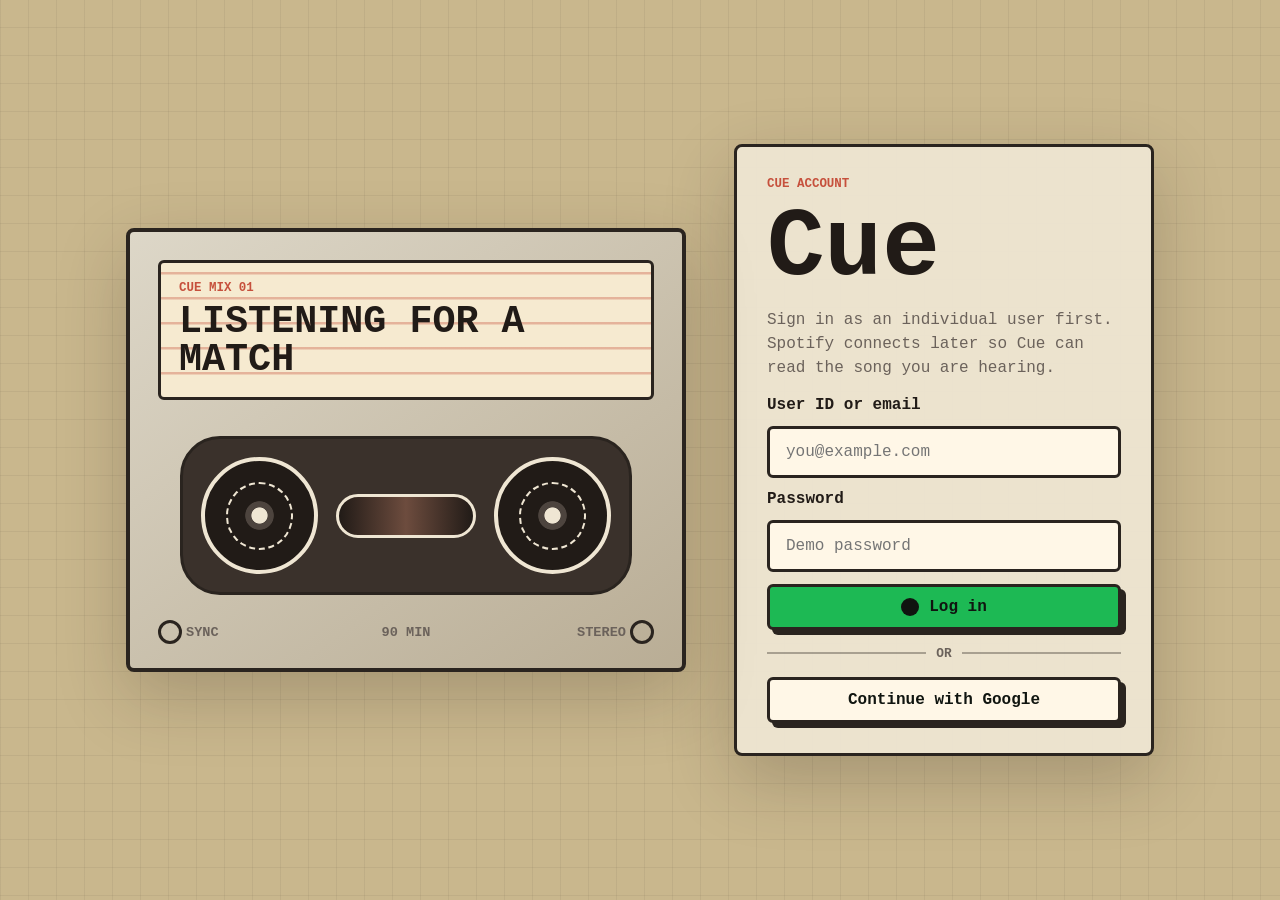
<file: index.html>
<!doctype html>
<html lang="en">
  <head>
    <meta charset="UTF-8" />
    <meta name="viewport" content="width=device-width, initial-scale=1.0" />
    <title>Cue - Music Match</title>
    <link rel="stylesheet" href="./styles.css" />
  </head>
  <body>
    <main id="app" class="shell" aria-live="polite"></main>
    <script type="module" src="./app.js"></script>
  </body>
</html>
</file>
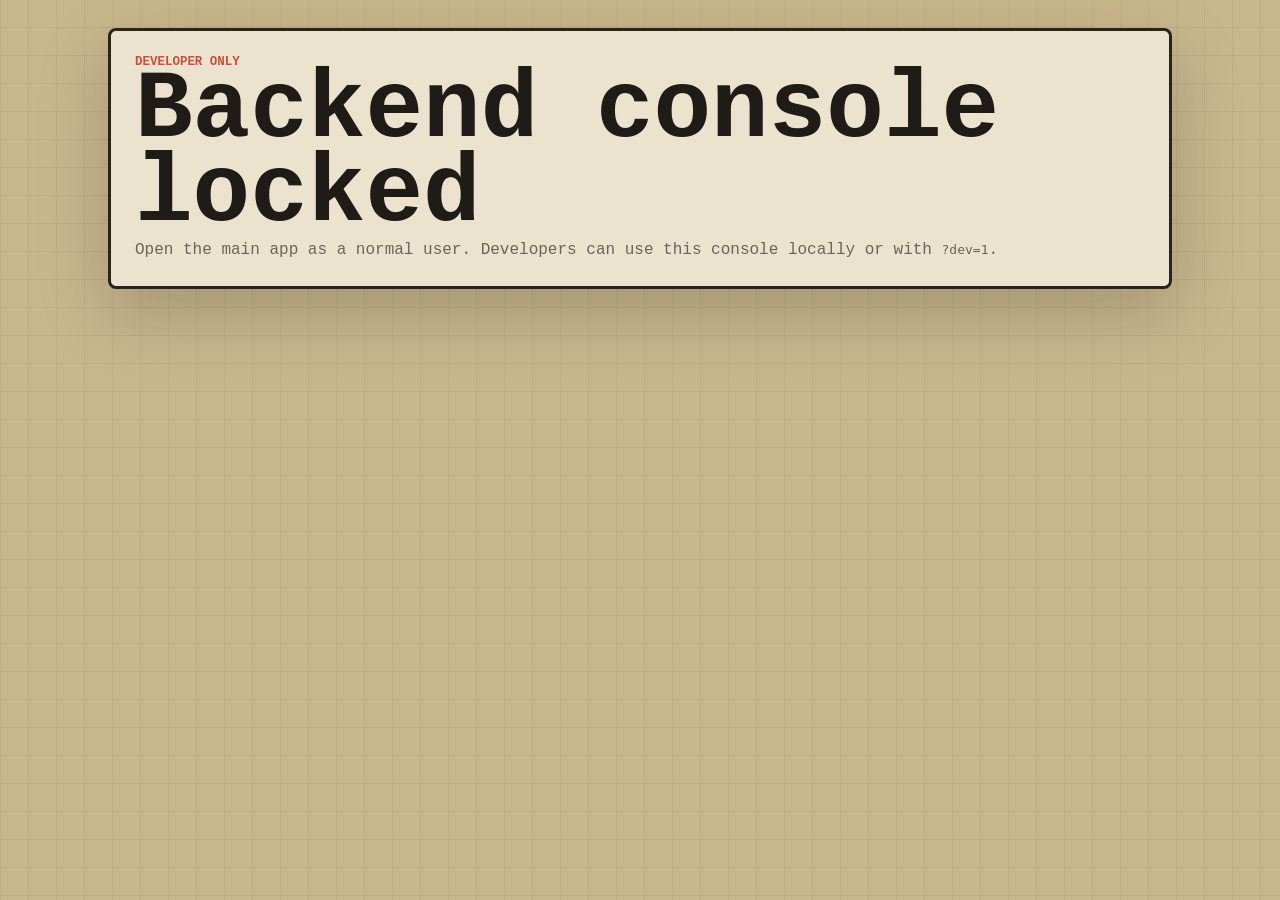
<file: backend.html>
<!doctype html>
<html lang="en">
  <head>
    <meta charset="UTF-8" />
    <meta name="viewport" content="width=device-width, initial-scale=1.0" />
    <title>Cue Backend</title>
    <link rel="stylesheet" href="./styles.css" />
  </head>
  <body>
    <main class="deck backend-shell">
      <header class="topbar">
        <div>
          <p class="eyebrow">Cue backend</p>
          <h1>Local API console</h1>
        </div>
        <div class="top-actions">
          <a class="ghost-link" href="./index.html">Open app</a>
          <button class="ghost-button" id="refresh-button" type="button">Refresh</button>
        </div>
      </header>

      <section class="backend-grid">
        <article class="profile-board">
          <div class="section-heading">
            <p class="eyebrow">API status</p>
            <h2>Server on this computer</h2>
          </div>
          <div class="status-stack">
            <div class="status-light" id="status-light"></div>
            <pre id="health-output">Checking local API...</pre>
            <button class="primary-button" id="toggle-button" type="button">Toggle API</button>
          </div>
        </article>

        <article class="profile-board">
          <div class="section-heading">
            <p class="eyebrow">Heartbeat test</p>
            <h2>Same-song matching</h2>
          </div>
          <form class="profile-form" id="heartbeat-form">
            <label for="user-id">User ID</label>
            <input id="user-id" value="demo-user-a" />
            <label for="track-name">Track</label>
            <input id="track-name" value="Dynamite" />
            <label for="artist-name">Artist</label>
            <input id="artist-name" value="BTS" />
            <button class="primary-button" type="submit">Send heartbeat</button>
          </form>
        </article>

        <article class="profile-board wide-panel">
          <div class="section-heading">
            <p class="eyebrow">Matches</p>
            <h2>Active local state</h2>
          </div>
          <pre id="matches-output">No matches loaded yet.</pre>
        </article>
      </section>
    </main>
    <script src="./backend.js"></script>
  </body>
</html>
</file>
<file: styles.css>
:root {
  color-scheme: light;
  --ink: #211b17;
  --muted: #6b625b;
  --paper: #efe6d3;
  --plastic: #d8d0be;
  --plastic-dark: #9a907d;
  --red: #c6503c;
  --green: #1db954;
  --teal: #2f706b;
  --line: #2a241f;
  --shadow: 0 24px 70px rgba(36, 29, 22, 0.22);
  font-family: "Courier New", Courier, monospace;
}

* {
  box-sizing: border-box;
}

body {
  margin: 0;
  min-height: 100vh;
  color: var(--ink);
  background:
    linear-gradient(90deg, rgba(33, 27, 23, 0.06) 1px, transparent 1px),
    linear-gradient(0deg, rgba(33, 27, 23, 0.06) 1px, transparent 1px),
    #c9b78d;
  background-size: 28px 28px;
}

button,
input {
  font: inherit;
}

button {
  cursor: pointer;
}

.shell {
  min-height: 100vh;
}

.login-stage {
  display: grid;
  grid-template-columns: minmax(280px, 560px) minmax(280px, 420px);
  align-items: center;
  justify-content: center;
  gap: 48px;
  min-height: 100vh;
  padding: 42px;
}

.cassette {
  position: relative;
  min-height: 340px;
  padding: 28px;
  border: 4px solid var(--line);
  border-radius: 8px;
  background: linear-gradient(145deg, #ddd7c8, #b9ad95);
  box-shadow: var(--shadow);
}

.cassette::before,
.cassette::after {
  position: absolute;
  bottom: 24px;
  width: 18px;
  height: 18px;
  border: 3px solid var(--line);
  border-radius: 50%;
  content: "";
}

.cassette::before {
  left: 28px;
}

.cassette::after {
  right: 28px;
}

.cassette-label {
  display: grid;
  gap: 8px;
  padding: 18px;
  min-height: 104px;
  border: 3px solid var(--line);
  border-radius: 6px;
  background:
    repeating-linear-gradient(0deg, transparent 0 22px, rgba(198, 80, 60, 0.36) 23px 25px),
    #f6ead0;
}

.cassette-label span,
.eyebrow {
  color: var(--red);
  font-size: 0.78rem;
  font-weight: 700;
  letter-spacing: 0;
  text-transform: uppercase;
}

.cassette-label strong {
  font-size: clamp(1.4rem, 3vw, 2.8rem);
  line-height: 1;
}

.reels {
  display: grid;
  grid-template-columns: 1fr minmax(80px, 140px) 1fr;
  align-items: center;
  gap: 18px;
  margin: 36px 22px 18px;
  padding: 18px;
  border: 3px solid var(--line);
  border-radius: 40px;
  background: #3a312b;
}

.reel {
  display: grid;
  place-items: center;
  aspect-ratio: 1;
  border: 4px solid #efe6d3;
  border-radius: 50%;
  background: radial-gradient(circle, #efe6d3 0 10%, #4d443e 11% 18%, #211b17 19% 100%);
}

.reel span {
  width: 62%;
  aspect-ratio: 1;
  border: 2px dashed #efe6d3;
  border-radius: 50%;
}

.tape-window {
  height: 44px;
  border: 3px solid #efe6d3;
  border-radius: 22px;
  background: linear-gradient(90deg, #211b17, #6d4c3e, #211b17);
}

.cassette-footer {
  display: grid;
  grid-template-columns: repeat(3, 1fr);
  align-items: center;
  padding: 12px 28px 0;
  color: var(--muted);
  font-size: 0.85rem;
  font-weight: 700;
}

.cassette-footer span {
  text-align: center;
}

.cassette-footer span:first-child {
  text-align: left;
}

.cassette-footer span:last-child {
  text-align: right;
}

.login-panel,
.player-board,
.history-board,
.match-board,
.profile-board {
  border: 3px solid var(--line);
  border-radius: 8px;
  background: rgba(239, 230, 211, 0.94);
  box-shadow: var(--shadow);
}

.login-panel {
  display: grid;
  gap: 16px;
  padding: 30px;
}

h1,
h2,
p {
  margin: 0;
}

h1 {
  font-size: clamp(3rem, 8vw, 6rem);
  line-height: 0.88;
}

h2 {
  font-size: 1.3rem;
}

.lede {
  color: var(--muted);
  line-height: 1.5;
}

label {
  font-weight: 700;
}

input {
  width: 100%;
  padding: 14px 16px;
  border: 3px solid var(--line);
  border-radius: 6px;
  background: #fff7e7;
  color: var(--ink);
}

.hint {
  color: var(--muted);
  font-size: 0.8rem;
  line-height: 1.45;
  word-break: break-word;
}

.error {
  color: var(--red);
  font-weight: 700;
}

.success-message {
  padding: 10px 12px;
  border: 2px solid var(--line);
  border-radius: 6px;
  background: rgba(29, 185, 84, 0.16);
  color: #145c31;
  font-weight: 800;
}

.primary-button,
.secondary-button,
.ghost-button,
.recommend-row button {
  min-height: 46px;
  border: 3px solid var(--line);
  border-radius: 6px;
  background: var(--green);
  color: #101510;
  font-weight: 800;
  box-shadow: 5px 5px 0 var(--line);
}

.primary-button,
.secondary-button {
  display: inline-flex;
  align-items: center;
  justify-content: center;
  gap: 10px;
}

.secondary-button {
  background: #fff7e7;
}

.compact {
  min-height: 40px;
  padding: 0 14px;
}

.auth-form {
  display: grid;
  gap: 12px;
}

.divider {
  display: grid;
  grid-template-columns: 1fr auto 1fr;
  align-items: center;
  gap: 10px;
  color: var(--muted);
  font-size: 0.8rem;
  font-weight: 700;
  text-transform: uppercase;
}

.divider::before,
.divider::after {
  height: 2px;
  background: rgba(42, 36, 31, 0.35);
  content: "";
}

.play-dot {
  width: 18px;
  height: 18px;
  border-radius: 50%;
  background: #101510;
}

.deck {
  min-height: 100vh;
  padding: 28px;
}

.topbar {
  display: flex;
  align-items: center;
  justify-content: space-between;
  gap: 20px;
  margin: 0 auto 22px;
  max-width: 1240px;
}

.topbar h1 {
  font-size: clamp(2rem, 5vw, 4.5rem);
}

.ghost-button {
  padding: 0 18px;
  background: #efe6d3;
}

.top-actions {
  display: flex;
  align-items: center;
  justify-content: flex-end;
  flex-wrap: wrap;
  gap: 12px;
}

.account-pill {
  display: inline-flex;
  align-items: center;
  min-height: 40px;
  padding: 0 12px;
  border: 2px solid var(--line);
  border-radius: 6px;
  background: #fff7e7;
  color: var(--muted);
  font-size: 0.85rem;
  font-weight: 800;
}

.main-grid {
  display: grid;
  grid-template-columns: minmax(0, 1.35fr) minmax(280px, 0.85fr);
  grid-template-areas:
    "player matches"
    "history matches";
  gap: 22px;
  max-width: 1240px;
  margin: 0 auto;
}

.player-board {
  grid-area: player;
  min-height: 330px;
  padding: 26px;
  background: linear-gradient(145deg, #d7cbb4, #efe6d3);
}

.meter {
  display: flex;
  align-items: end;
  gap: 7px;
  height: 76px;
  margin-bottom: 28px;
  padding: 10px;
  border: 3px solid var(--line);
  background: #231f1a;
}

.meter span {
  width: 100%;
  background: var(--green);
}

.meter span:nth-child(1),
.meter span:nth-child(8) {
  height: 30%;
}

.meter span:nth-child(2),
.meter span:nth-child(9) {
  height: 70%;
}

.meter span:nth-child(3),
.meter span:nth-child(6) {
  height: 46%;
}

.meter span:nth-child(4),
.meter span:nth-child(7) {
  height: 88%;
  background: var(--red);
}

.meter span:nth-child(5),
.meter span:nth-child(10) {
  height: 58%;
}

.now-playing {
  display: grid;
  gap: 12px;
}

.now-playing h2 {
  font-size: clamp(1.9rem, 4vw, 3.6rem);
  line-height: 1;
}

.progress {
  overflow: hidden;
  height: 18px;
  border: 3px solid var(--line);
  border-radius: 10px;
  background: #fff7e7;
}

.progress span {
  display: block;
  height: 100%;
  background: var(--teal);
}

.transport {
  display: flex;
  gap: 14px;
  margin-top: 28px;
}

.transport span {
  width: 46px;
  height: 24px;
  border: 3px solid var(--line);
  border-radius: 4px;
  background: #3a312b;
}

.history-board {
  grid-area: history;
  padding: 22px;
}

.match-board {
  grid-area: matches;
  padding: 22px;
}

.profile-layout {
  display: grid;
  grid-template-columns: minmax(0, 1fr) minmax(280px, 420px);
  gap: 22px;
  max-width: 980px;
  margin: 0 auto;
}

.profile-board {
  padding: 24px;
}

.profile-form,
.profile-match-list {
  display: grid;
  gap: 14px;
}

.check-row {
  display: grid;
  grid-template-columns: 22px 1fr;
  align-items: start;
  gap: 10px;
  padding: 12px;
  border: 2px solid var(--line);
  border-radius: 6px;
  background: #fff7e7;
  line-height: 1.35;
}

.check-row input {
  width: 18px;
  height: 18px;
  margin: 2px 0 0;
  accent-color: var(--green);
}

.section-heading {
  display: grid;
  gap: 4px;
  margin-bottom: 18px;
}

.track-list,
.match-list {
  display: grid;
  gap: 12px;
}

.track-list {
  max-height: 430px;
  overflow-y: auto;
  padding-right: 12px;
  overscroll-behavior: contain;
  scrollbar-color: var(--red) #3a312b;
  scrollbar-width: thin;
}

.track-list::-webkit-scrollbar {
  width: 18px;
}

.track-list::-webkit-scrollbar-track {
  border: 2px solid var(--line);
  border-radius: 10px;
  background:
    repeating-linear-gradient(0deg, transparent 0 8px, rgba(239, 230, 211, 0.28) 8px 10px),
    #3a312b;
}

.track-list::-webkit-scrollbar-thumb {
  border: 3px solid #3a312b;
  border-radius: 10px;
  background:
    linear-gradient(90deg, rgba(255, 247, 231, 0.34), transparent 50%),
    var(--red);
}

.track-list::-webkit-scrollbar-thumb:hover {
  background:
    linear-gradient(90deg, rgba(255, 247, 231, 0.42), transparent 50%),
    var(--teal);
}

.track-row,
.match-card {
  border: 2px solid var(--line);
  border-radius: 6px;
  background: #fff7e7;
}

.track-row {
  display: grid;
  grid-template-columns: 68px 1fr;
  gap: 14px;
  padding: 14px;
}

.track-row span,
.match-card span,
.recommend-row small {
  color: var(--muted);
  font-size: 0.82rem;
  font-weight: 700;
}

.track-row p,
.match-card p {
  color: var(--muted);
  margin-top: 4px;
}

.match-card {
  display: grid;
  gap: 14px;
  padding: 16px;
}

.unlock-strip,
.profile-match-card {
  display: grid;
  gap: 4px;
  padding: 12px;
  border: 2px solid rgba(42, 36, 31, 0.55);
  border-radius: 6px;
  background: rgba(239, 230, 211, 0.72);
}

.unlock-strip.sent {
  border-color: var(--green);
  background: rgba(29, 185, 84, 0.12);
}

.unlock-strip p,
.profile-match-card p {
  color: var(--muted);
  font-size: 0.86rem;
}

.recommend-row {
  display: grid;
  grid-template-columns: 118px 1fr;
  align-items: center;
  gap: 10px;
}

.recommend-row button,
.pipeline-actions button,
.search-row button,
.search-result button {
  min-height: 38px;
  background: var(--red);
  color: #fff7e7;
  box-shadow: 3px 3px 0 var(--line);
}

.recommendation-box,
.song-search {
  display: grid;
  gap: 10px;
  padding: 12px;
  border: 2px dashed var(--line);
  border-radius: 6px;
  background: rgba(239, 230, 211, 0.72);
}

.recommendation-box p {
  color: var(--muted);
  font-size: 0.9rem;
}

.due-card {
  display: grid;
  gap: 2px;
  padding: 10px;
  border: 2px solid var(--line);
  border-radius: 6px;
  background: #f6ead0;
}

.due-card span {
  color: var(--muted);
  font-size: 0.78rem;
  font-weight: 800;
  text-transform: uppercase;
}

.due-card strong {
  color: var(--red);
}

.pipeline-actions,
.search-row {
  display: grid;
  grid-template-columns: 1fr 1fr;
  gap: 10px;
}

.song-search label {
  font-size: 0.86rem;
}

.song-search input {
  min-width: 0;
  padding: 10px 12px;
  border-width: 2px;
}

.song-search small,
.handle-line {
  color: var(--muted);
  font-size: 0.78rem;
  font-weight: 700;
}

.search-results {
  display: grid;
  gap: 8px;
}

.search-result {
  display: grid;
  grid-template-columns: 1fr 86px;
  align-items: center;
  gap: 10px;
  padding: 10px;
  border: 2px solid rgba(42, 36, 31, 0.55);
  border-radius: 6px;
  background: #fff7e7;
}

.search-result span {
  color: var(--red);
  font-size: 0.72rem;
  font-weight: 800;
  text-transform: uppercase;
}

.search-result p {
  color: var(--muted);
  font-size: 0.78rem;
}

.text-button {
  width: fit-content;
  min-height: 0;
  padding: 0;
  border: 0;
  background: transparent;
  color: var(--muted);
  font-weight: 800;
  text-decoration: underline;
  box-shadow: none;
}

.backend-shell {
  max-width: 1120px;
  margin: 0 auto;
}

.backend-grid {
  display: grid;
  grid-template-columns: minmax(280px, 0.8fr) minmax(280px, 1fr);
  gap: 22px;
}

.wide-panel {
  grid-column: 1 / -1;
}

.status-stack {
  display: grid;
  gap: 14px;
}

.status-light {
  width: 28px;
  height: 28px;
  border: 3px solid var(--line);
  border-radius: 50%;
  background: var(--red);
  box-shadow: 0 0 0 4px rgba(198, 80, 60, 0.18);
}

.status-light.is-on {
  background: var(--green);
  box-shadow: 0 0 0 4px rgba(29, 185, 84, 0.18);
}

pre {
  overflow: auto;
  max-height: 360px;
  margin: 0;
  padding: 14px;
  border: 2px solid var(--line);
  border-radius: 6px;
  background: #231f1a;
  color: #f6ead0;
  font-size: 0.82rem;
  line-height: 1.45;
}

.ghost-link {
  display: inline-flex;
  align-items: center;
  min-height: 46px;
  padding: 0 18px;
  border: 3px solid var(--line);
  border-radius: 6px;
  background: #efe6d3;
  color: #101510;
  font-weight: 800;
  text-decoration: none;
  box-shadow: 5px 5px 0 var(--line);
}

@media (max-width: 860px) {
  .login-stage,
  .main-grid,
  .profile-layout,
  .backend-grid {
    grid-template-columns: 1fr;
  }

  .wide-panel {
    grid-column: auto;
  }

  .login-stage {
    padding: 22px;
  }

  .main-grid {
    grid-template-areas:
      "player"
      "history"
      "matches";
  }

  .topbar {
    align-items: flex-start;
    flex-direction: column;
  }

  .top-actions {
    justify-content: flex-start;
  }

  .cassette {
    min-height: 280px;
  }
}
</file>
